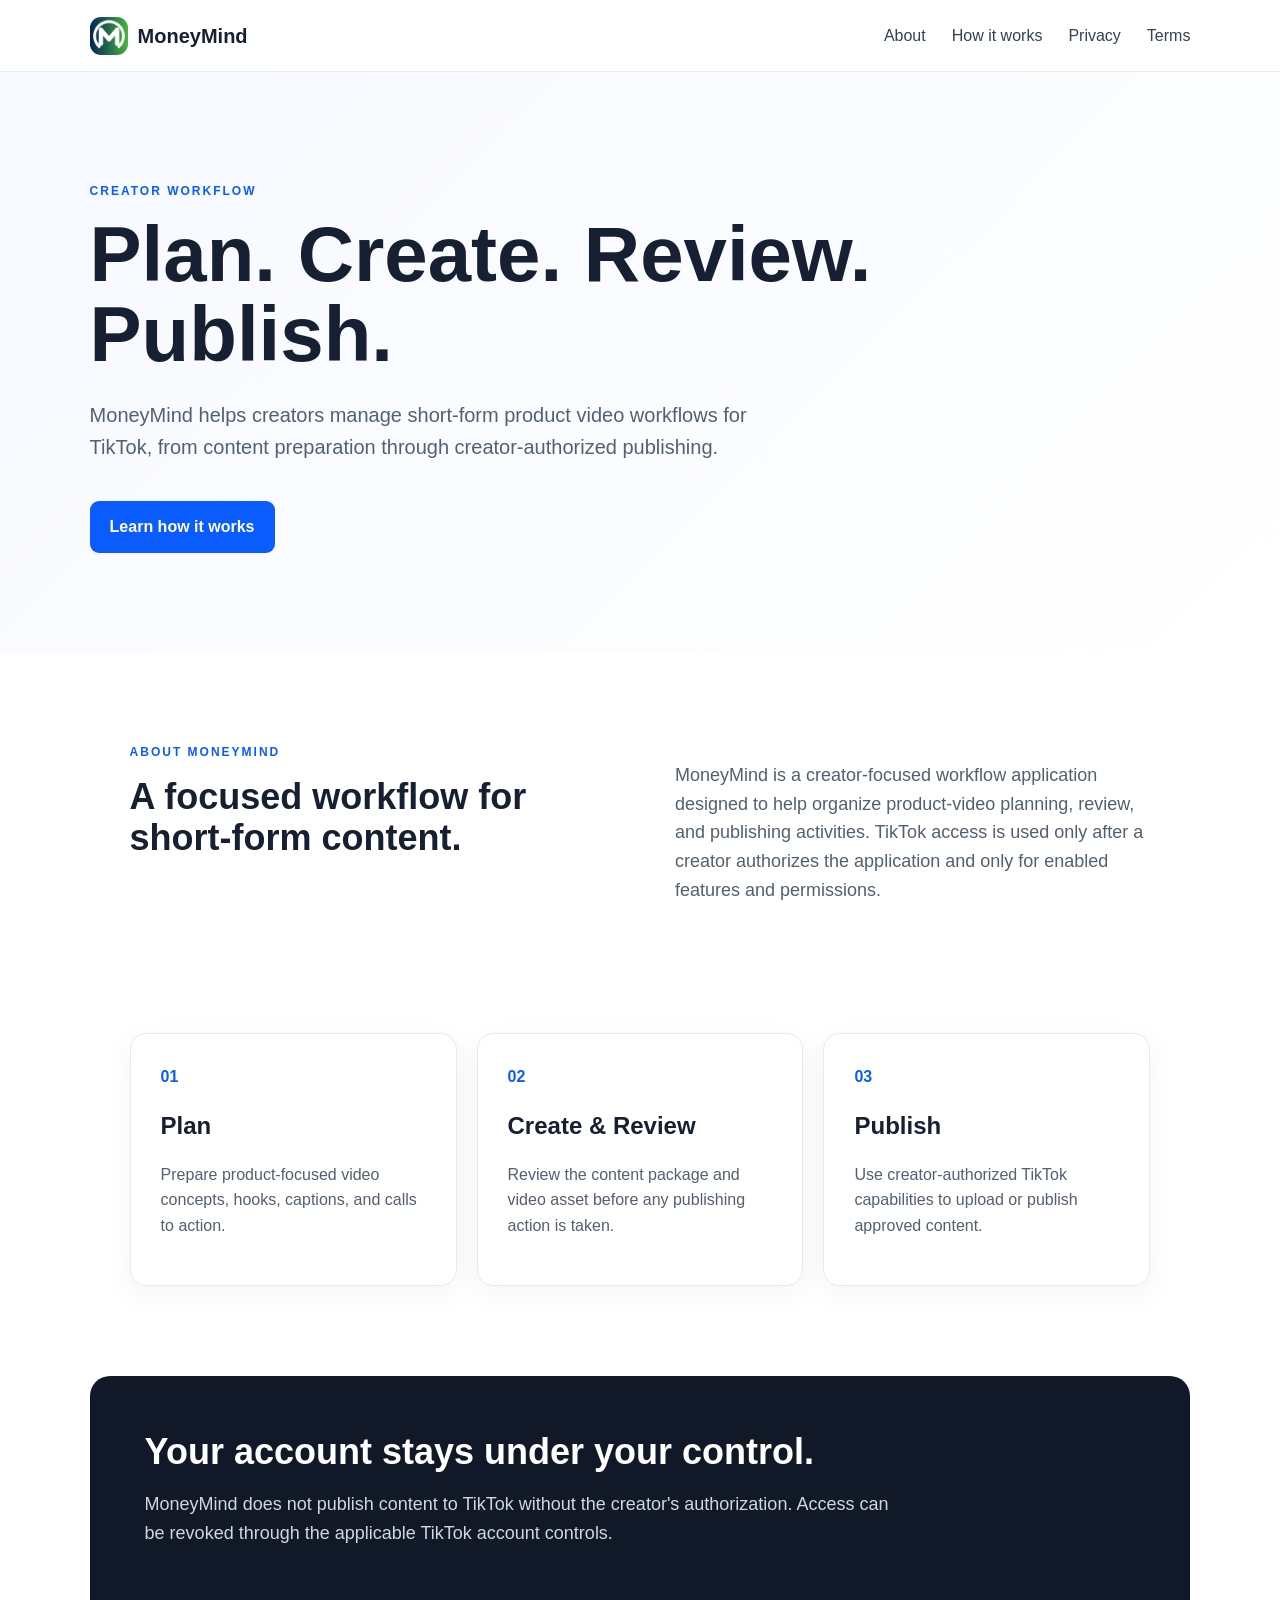
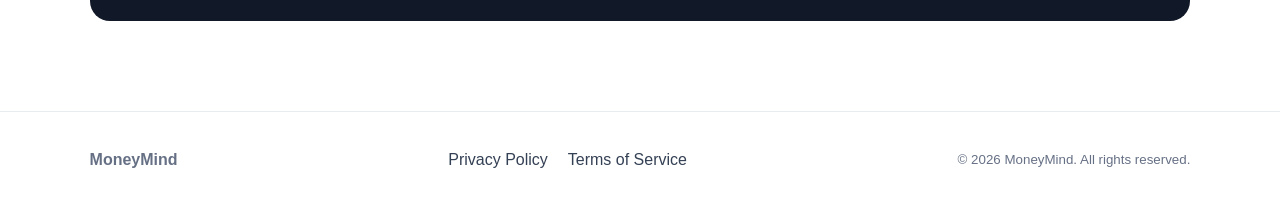
<file: index.html>
<!doctype html><html lang="en"><head><meta charset="utf-8"><meta name="viewport" content="width=device-width,initial-scale=1"><title>MoneyMind — AI Content Workflow</title><meta name="description" content="MoneyMind helps creators plan, create, review, and publish short-form product videos to TikTok."><link rel="icon" type="image/png" sizes="32x32" href="assets/moneymind-icon-32.png"><link rel="icon" type="image/png" sizes="192x192" href="assets/moneymind-icon-192.png"><link rel="apple-touch-icon" sizes="180x180" href="assets/moneymind-icon-180.png"><link rel="stylesheet" href="styles.css"></head><body>
<header class="nav"><div class="brand"><img class="logo" src="assets/moneymind-icon-192.png" alt="MoneyMind logo" width="38" height="38"><span>MoneyMind</span></div><nav><a href="#about">About</a><a href="#how">How it works</a><a href="privacy.html">Privacy</a><a href="terms.html">Terms</a></nav></header>
<main><section class="hero"><div class="eyebrow">CREATOR WORKFLOW</div><h1>Plan. Create. Review. Publish.</h1><p>MoneyMind helps creators manage short-form product video workflows for TikTok, from content preparation through creator-authorized publishing.</p><a class="button" href="#how">Learn how it works</a></section>
<section id="about" class="section"><div><div class="eyebrow">ABOUT MONEYMIND</div><h2>A focused workflow for short-form content.</h2></div><p>MoneyMind is a creator-focused workflow application designed to help organize product-video planning, review, and publishing activities. TikTok access is used only after a creator authorizes the application and only for enabled features and permissions.</p></section>
<section id="how" class="cards"><article><span>01</span><h3>Plan</h3><p>Prepare product-focused video concepts, hooks, captions, and calls to action.</p></article><article><span>02</span><h3>Create & Review</h3><p>Review the content package and video asset before any publishing action is taken.</p></article><article><span>03</span><h3>Publish</h3><p>Use creator-authorized TikTok capabilities to upload or publish approved content.</p></article></section>
<section class="notice"><h2>Your account stays under your control.</h2><p>MoneyMind does not publish content to TikTok without the creator's authorization. Access can be revoked through the applicable TikTok account controls.</p></section></main>
<footer><strong>MoneyMind</strong><div class="footer-links"><a href="privacy.html">Privacy Policy</a><a href="terms.html">Terms of Service</a></div><small>© 2026 MoneyMind. All rights reserved.</small></footer></body></html>
</file>
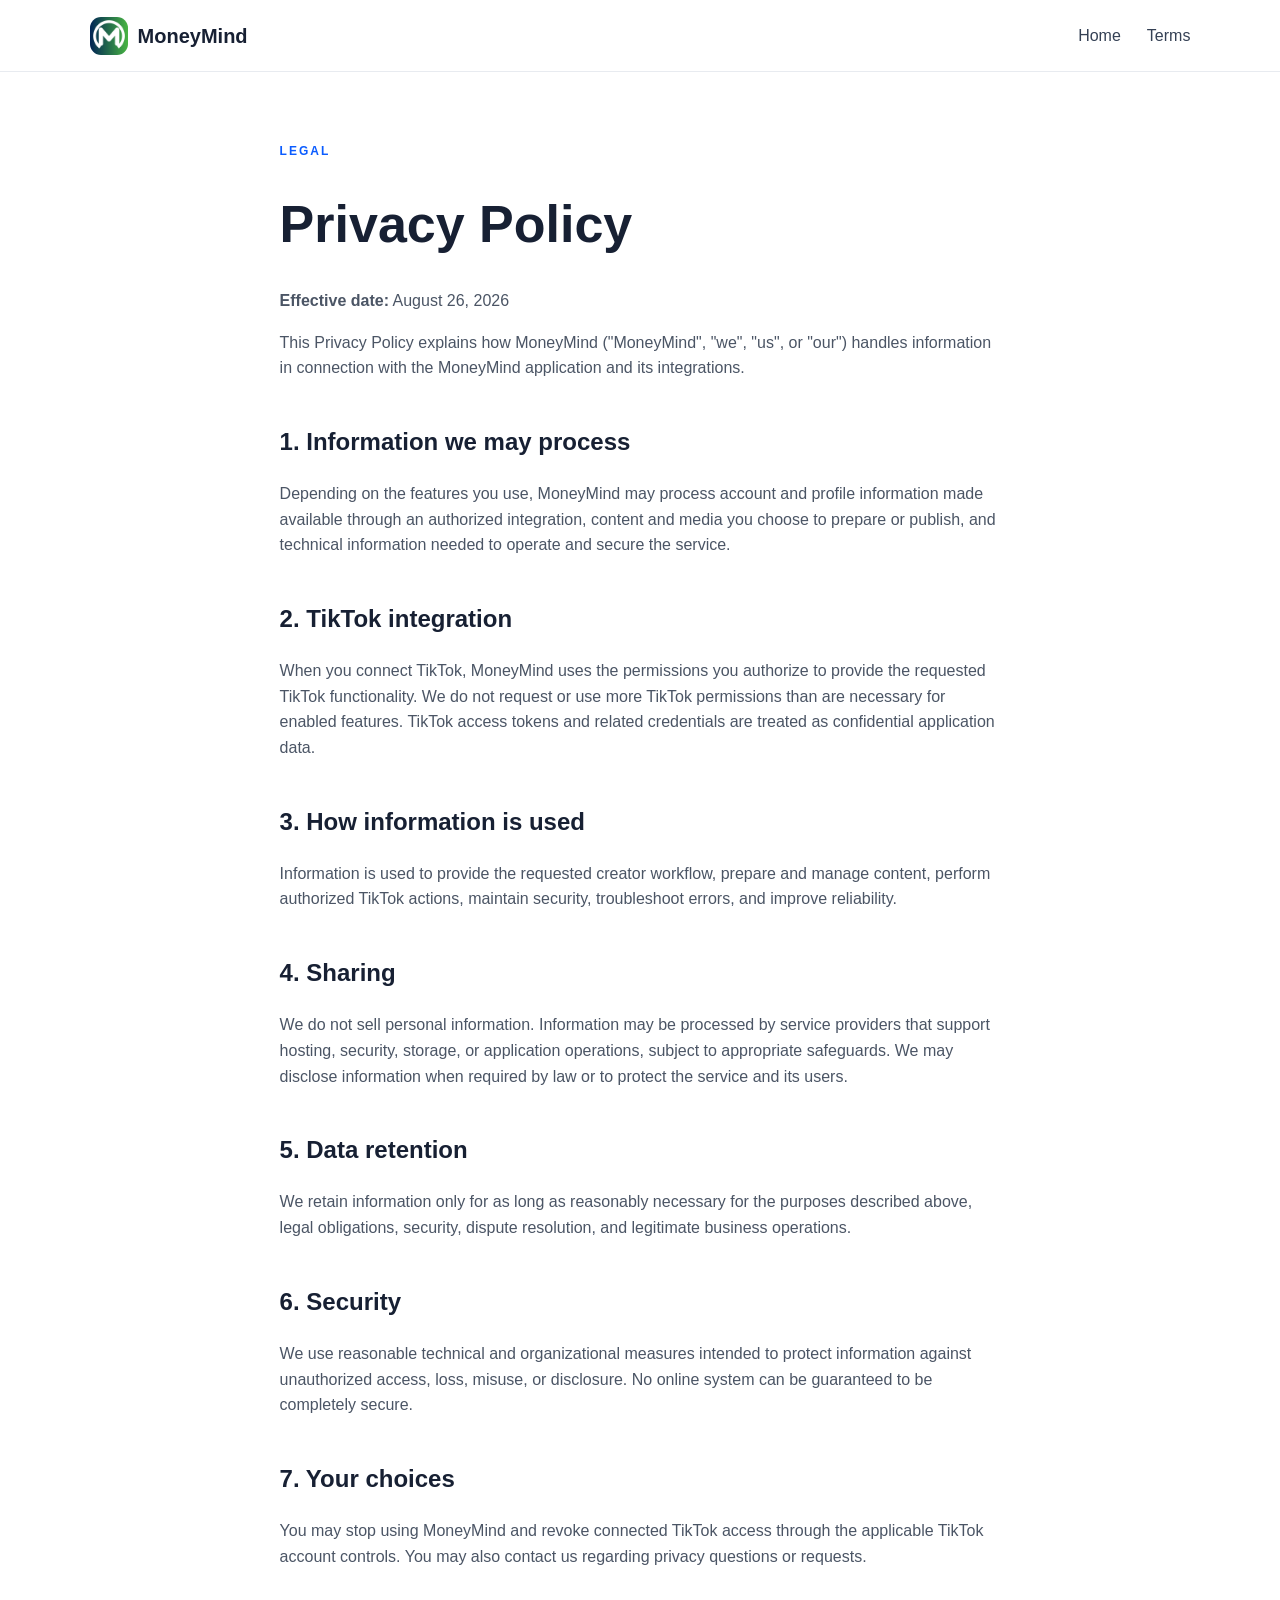
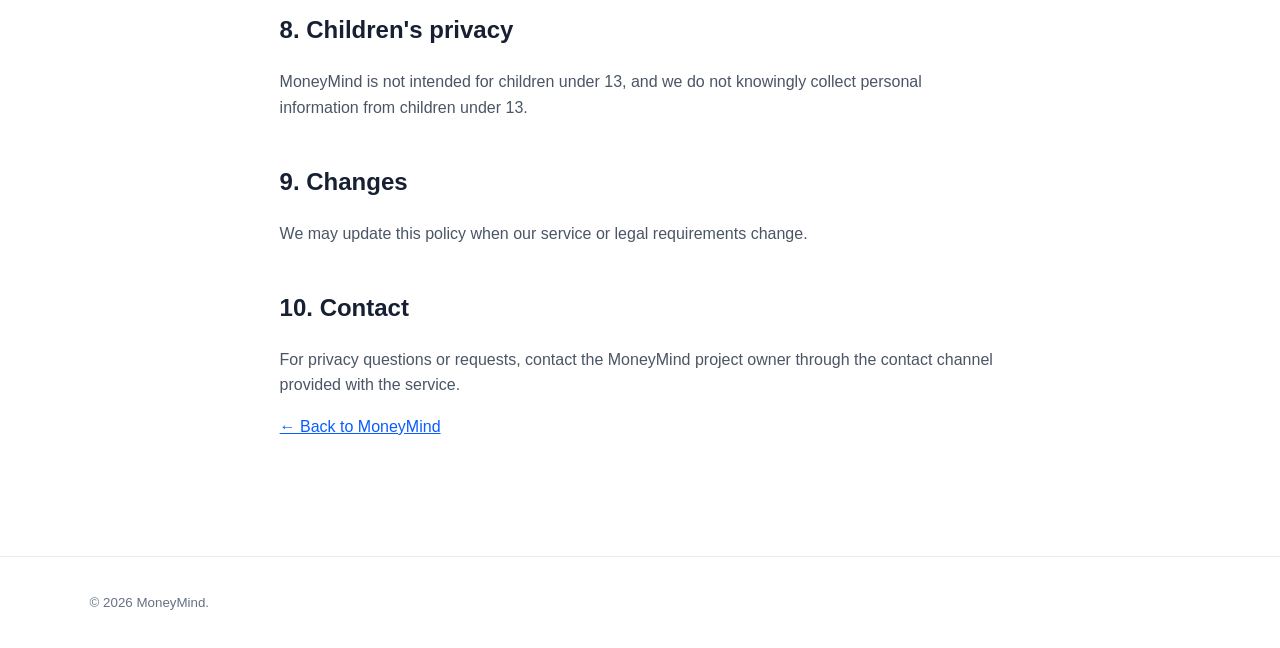
<file: privacy.html>
<!doctype html><html lang="en"><head><meta charset="utf-8"><meta name="viewport" content="width=device-width,initial-scale=1"><title>MoneyMind — Privacy Policy</title><link rel="icon" type="image/png" sizes="32x32" href="assets/moneymind-icon-32.png"><link rel="icon" type="image/png" sizes="192x192" href="assets/moneymind-icon-192.png"><link rel="apple-touch-icon" sizes="180x180" href="assets/moneymind-icon-180.png"><link rel="stylesheet" href="styles.css"></head><body><header class="nav"><div class="brand"><img class="logo" src="assets/moneymind-icon-192.png" alt="MoneyMind logo" width="38" height="38"><span>MoneyMind</span></div><nav><a href="index.html">Home</a><a href="terms.html">Terms</a></nav></header><main class="legal"><div class="eyebrow">LEGAL</div><h1>Privacy Policy</h1><p><strong>Effective date:</strong> August 26, 2026</p>
<p>This Privacy Policy explains how MoneyMind ("MoneyMind", "we", "us", or "our") handles information in connection with the MoneyMind application and its integrations.</p>
<h2>1. Information we may process</h2><p>Depending on the features you use, MoneyMind may process account and profile information made available through an authorized integration, content and media you choose to prepare or publish, and technical information needed to operate and secure the service.</p>
<h2>2. TikTok integration</h2><p>When you connect TikTok, MoneyMind uses the permissions you authorize to provide the requested TikTok functionality. We do not request or use more TikTok permissions than are necessary for enabled features. TikTok access tokens and related credentials are treated as confidential application data.</p>
<h2>3. How information is used</h2><p>Information is used to provide the requested creator workflow, prepare and manage content, perform authorized TikTok actions, maintain security, troubleshoot errors, and improve reliability.</p>
<h2>4. Sharing</h2><p>We do not sell personal information. Information may be processed by service providers that support hosting, security, storage, or application operations, subject to appropriate safeguards. We may disclose information when required by law or to protect the service and its users.</p>
<h2>5. Data retention</h2><p>We retain information only for as long as reasonably necessary for the purposes described above, legal obligations, security, dispute resolution, and legitimate business operations.</p>
<h2>6. Security</h2><p>We use reasonable technical and organizational measures intended to protect information against unauthorized access, loss, misuse, or disclosure. No online system can be guaranteed to be completely secure.</p>
<h2>7. Your choices</h2><p>You may stop using MoneyMind and revoke connected TikTok access through the applicable TikTok account controls. You may also contact us regarding privacy questions or requests.</p>
<h2>8. Children's privacy</h2><p>MoneyMind is not intended for children under 13, and we do not knowingly collect personal information from children under 13.</p>
<h2>9. Changes</h2><p>We may update this policy when our service or legal requirements change.</p>
<h2>10. Contact</h2><p>For privacy questions or requests, contact the MoneyMind project owner through the contact channel provided with the service.</p><p><a href="index.html">← Back to MoneyMind</a></p></main><footer><small>© 2026 MoneyMind.</small></footer></body></html>
</file>
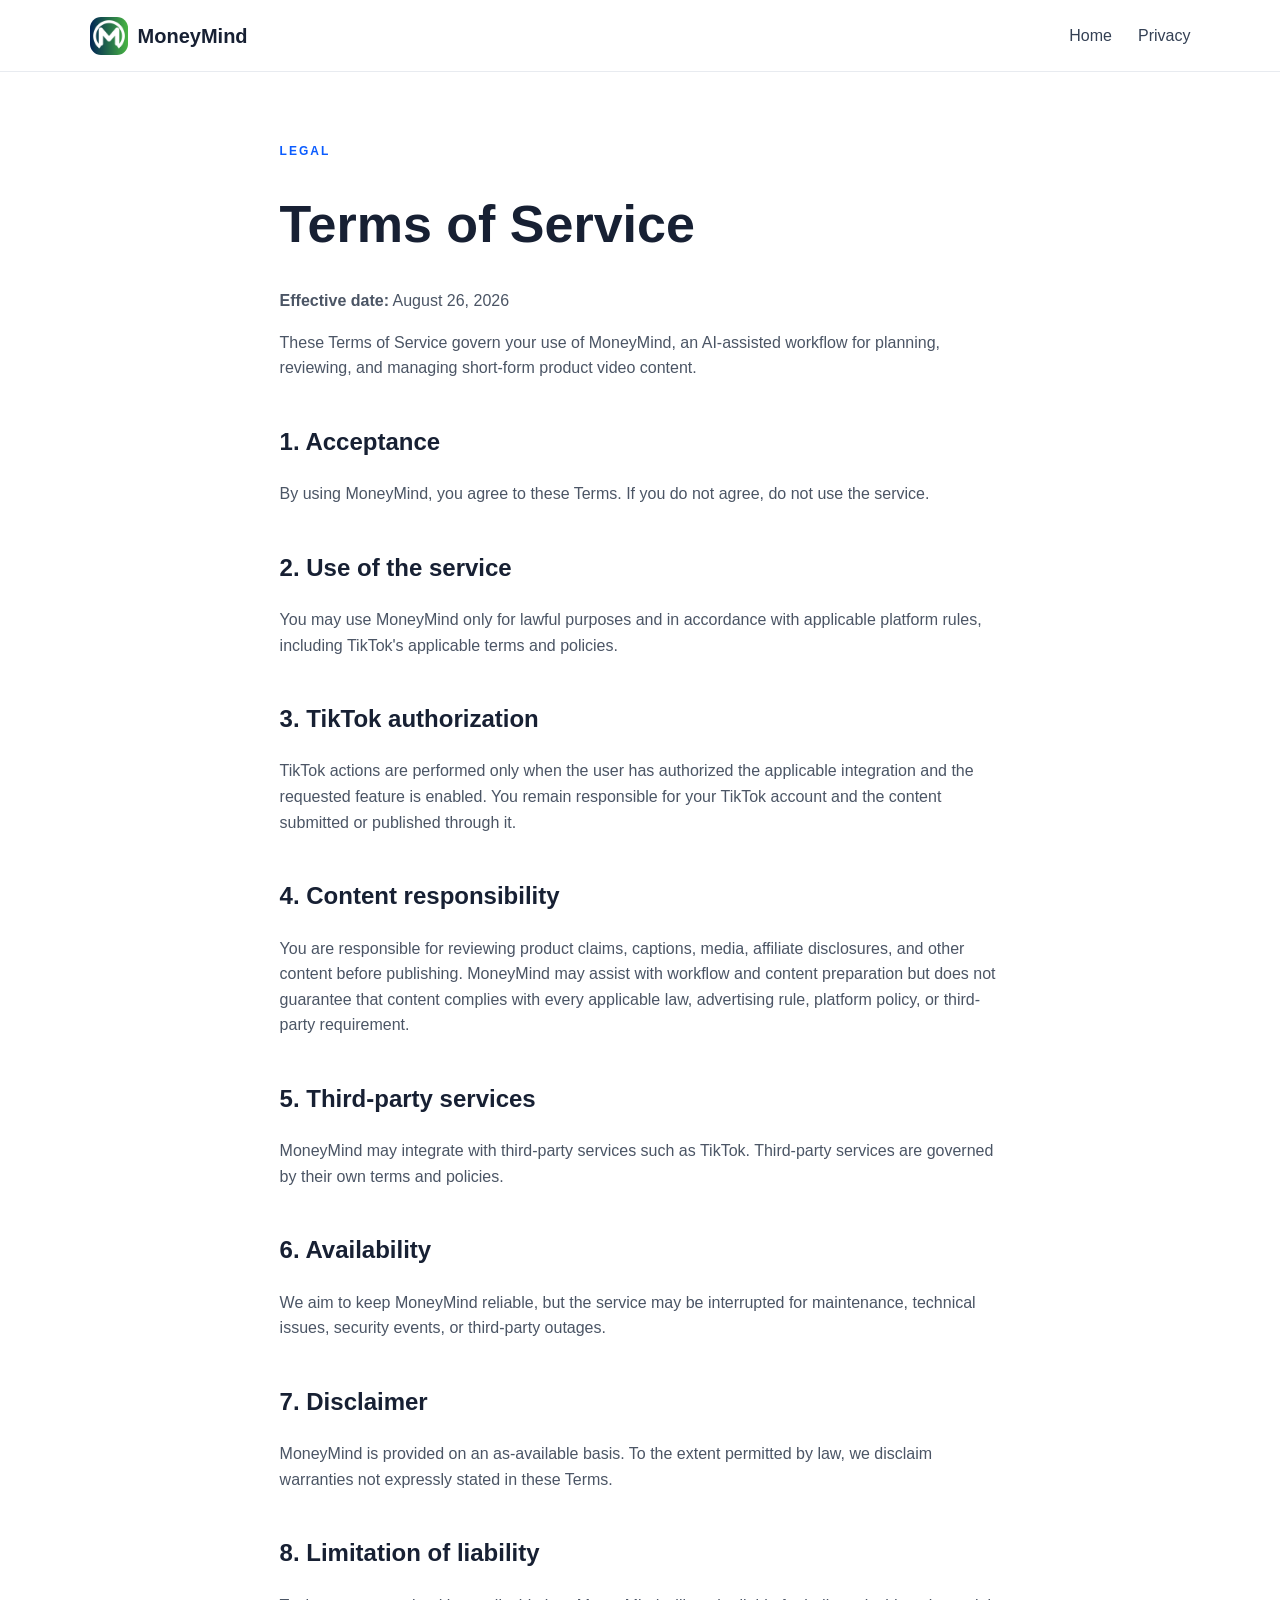
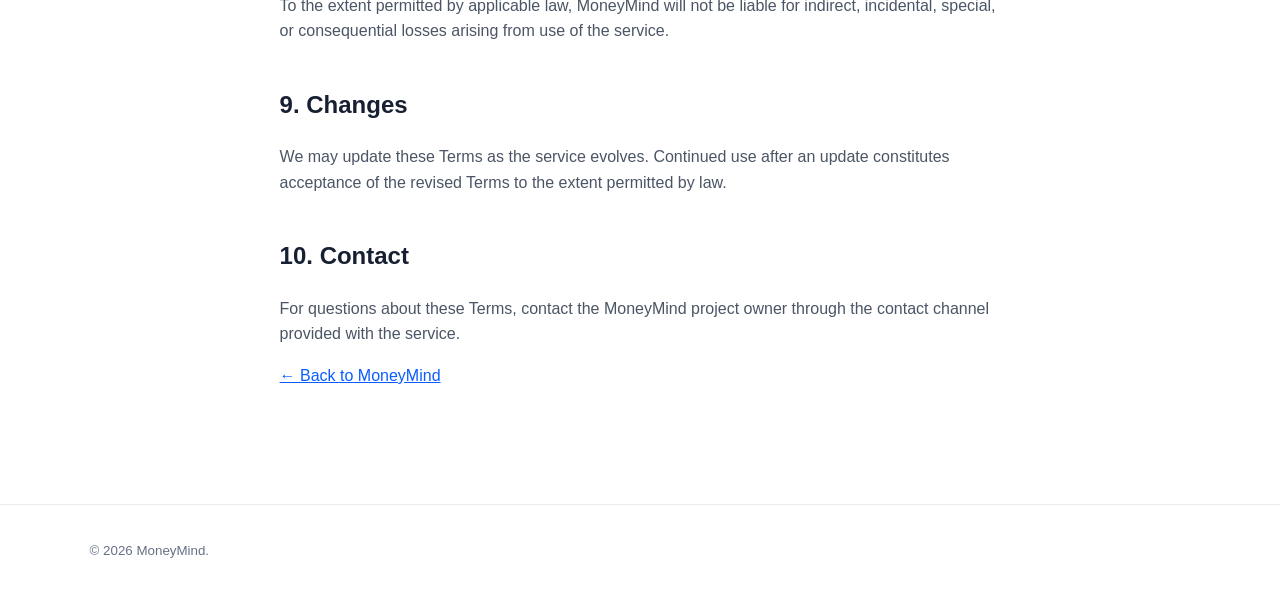
<file: terms.html>
<!doctype html><html lang="en"><head><meta charset="utf-8"><meta name="viewport" content="width=device-width,initial-scale=1"><title>MoneyMind — Terms of Service</title><link rel="icon" type="image/png" sizes="32x32" href="assets/moneymind-icon-32.png"><link rel="icon" type="image/png" sizes="192x192" href="assets/moneymind-icon-192.png"><link rel="apple-touch-icon" sizes="180x180" href="assets/moneymind-icon-180.png"><link rel="stylesheet" href="styles.css"></head><body><header class="nav"><div class="brand"><img class="logo" src="assets/moneymind-icon-192.png" alt="MoneyMind logo" width="38" height="38"><span>MoneyMind</span></div><nav><a href="index.html">Home</a><a href="privacy.html">Privacy</a></nav></header><main class="legal"><div class="eyebrow">LEGAL</div><h1>Terms of Service</h1><p><strong>Effective date:</strong> August 26, 2026</p>
<p>These Terms of Service govern your use of MoneyMind, an AI-assisted workflow for planning, reviewing, and managing short-form product video content.</p>
<h2>1. Acceptance</h2><p>By using MoneyMind, you agree to these Terms. If you do not agree, do not use the service.</p>
<h2>2. Use of the service</h2><p>You may use MoneyMind only for lawful purposes and in accordance with applicable platform rules, including TikTok's applicable terms and policies.</p>
<h2>3. TikTok authorization</h2><p>TikTok actions are performed only when the user has authorized the applicable integration and the requested feature is enabled. You remain responsible for your TikTok account and the content submitted or published through it.</p>
<h2>4. Content responsibility</h2><p>You are responsible for reviewing product claims, captions, media, affiliate disclosures, and other content before publishing. MoneyMind may assist with workflow and content preparation but does not guarantee that content complies with every applicable law, advertising rule, platform policy, or third-party requirement.</p>
<h2>5. Third-party services</h2><p>MoneyMind may integrate with third-party services such as TikTok. Third-party services are governed by their own terms and policies.</p>
<h2>6. Availability</h2><p>We aim to keep MoneyMind reliable, but the service may be interrupted for maintenance, technical issues, security events, or third-party outages.</p>
<h2>7. Disclaimer</h2><p>MoneyMind is provided on an as-available basis. To the extent permitted by law, we disclaim warranties not expressly stated in these Terms.</p>
<h2>8. Limitation of liability</h2><p>To the extent permitted by applicable law, MoneyMind will not be liable for indirect, incidental, special, or consequential losses arising from use of the service.</p>
<h2>9. Changes</h2><p>We may update these Terms as the service evolves. Continued use after an update constitutes acceptance of the revised Terms to the extent permitted by law.</p>
<h2>10. Contact</h2><p>For questions about these Terms, contact the MoneyMind project owner through the contact channel provided with the service.</p><p><a href="index.html">← Back to MoneyMind</a></p></main><footer><small>© 2026 MoneyMind.</small></footer></body></html>
</file>
<file: styles.css>
*{box-sizing:border-box}html{scroll-behavior:smooth}body{margin:0;font-family:Inter,Segoe UI,Arial,sans-serif;color:#172033;background:#fff;line-height:1.6}.nav{height:72px;display:flex;align-items:center;justify-content:space-between;padding:0 7%;border-bottom:1px solid #e8ebf0;background:#fff;position:sticky;top:0;z-index:10}.brand{display:flex;align-items:center;gap:10px;font-weight:800;font-size:20px}.logo{width:38px;height:38px;border-radius:11px;display:block;object-fit:contain;background:transparent}.nav nav{display:flex;gap:26px}.nav a,footer a{color:#344054;text-decoration:none}.hero{padding:110px 7% 100px;background:linear-gradient(135deg,#f6f9ff,#fff)}.eyebrow{font-size:12px;letter-spacing:2px;font-weight:800;color:#0b5cff;margin-bottom:14px}.hero h1{font-size:clamp(44px,7vw,78px);line-height:1.02;max-width:900px;margin:0 0 25px}.hero p{font-size:20px;max-width:720px;color:#526071}.button{display:inline-block;margin-top:18px;background:#0b5cff;color:white;text-decoration:none;padding:13px 20px;border-radius:9px;font-weight:700}.section{display:grid;grid-template-columns:1fr 1fr;gap:70px;padding:90px 7%;max-width:1200px;margin:auto}.section h2,.notice h2{font-size:36px;line-height:1.15;margin:0}.section p{font-size:18px;color:#526071}.cards{display:grid;grid-template-columns:repeat(3,1fr);gap:20px;padding:20px 7% 90px;max-width:1200px;margin:auto}.cards article{border:1px solid #e6e9ef;border-radius:16px;padding:30px;box-shadow:0 8px 30px rgba(20,30,50,.05)}.cards span{font-weight:800;color:#0b5cff}.cards h3{font-size:24px;margin:18px 0 8px}.cards p{color:#526071}.notice{margin:0 7% 90px;padding:55px;border-radius:20px;background:#111827;color:#fff}.notice p{color:#d0d7e2;max-width:760px;font-size:18px}.legal{max-width:900px;margin:auto;padding:70px 7% 100px}.legal h1{font-size:52px;line-height:1.1}.legal h2{margin-top:42px}.legal p{color:#4b5565}.legal a{color:#0b5cff}footer{border-top:1px solid #e8ebf0;padding:35px 7%;display:flex;justify-content:space-between;gap:25px;align-items:center;color:#667085}.footer-links{display:flex;gap:20px}@media(max-width:760px){.nav nav{gap:12px;font-size:13px}.section,.cards{grid-template-columns:1fr}.hero{padding-top:75px}.notice{padding:35px 25px}.footer-links{display:none}}
</file>
